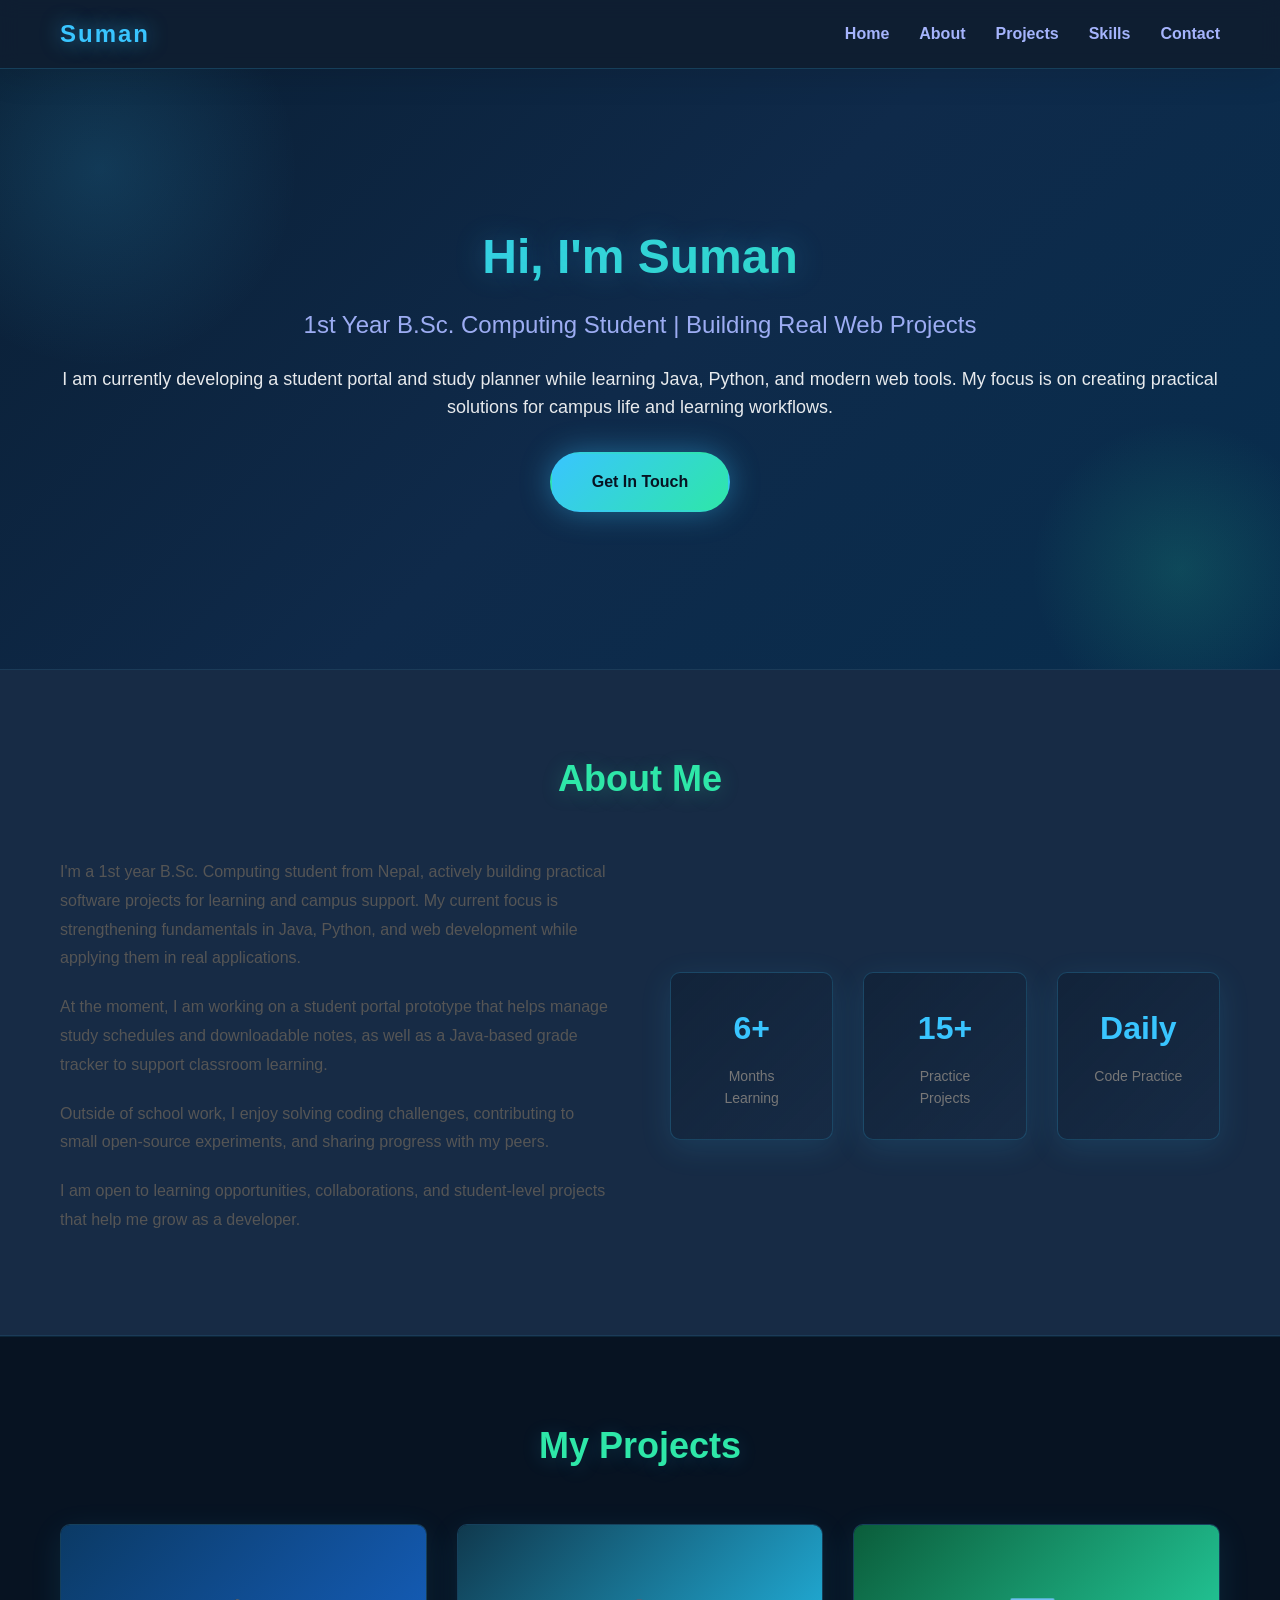
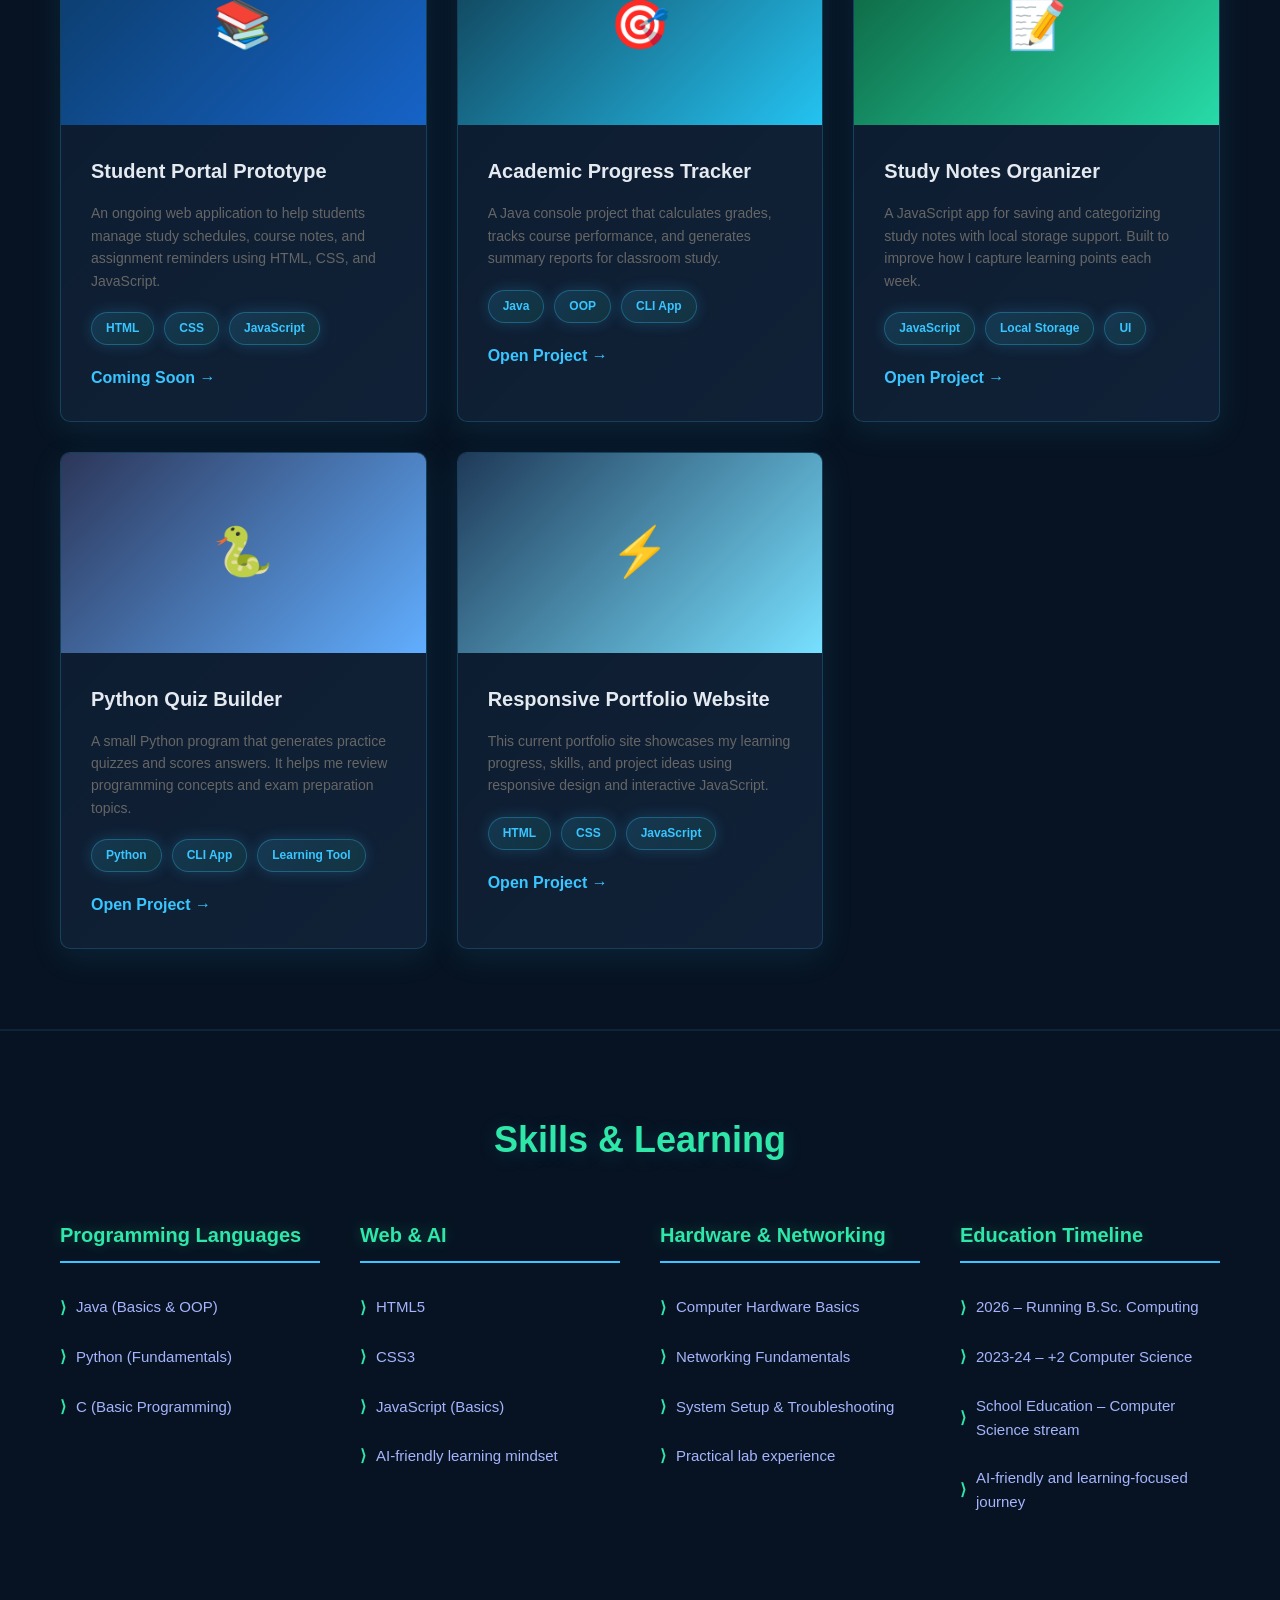
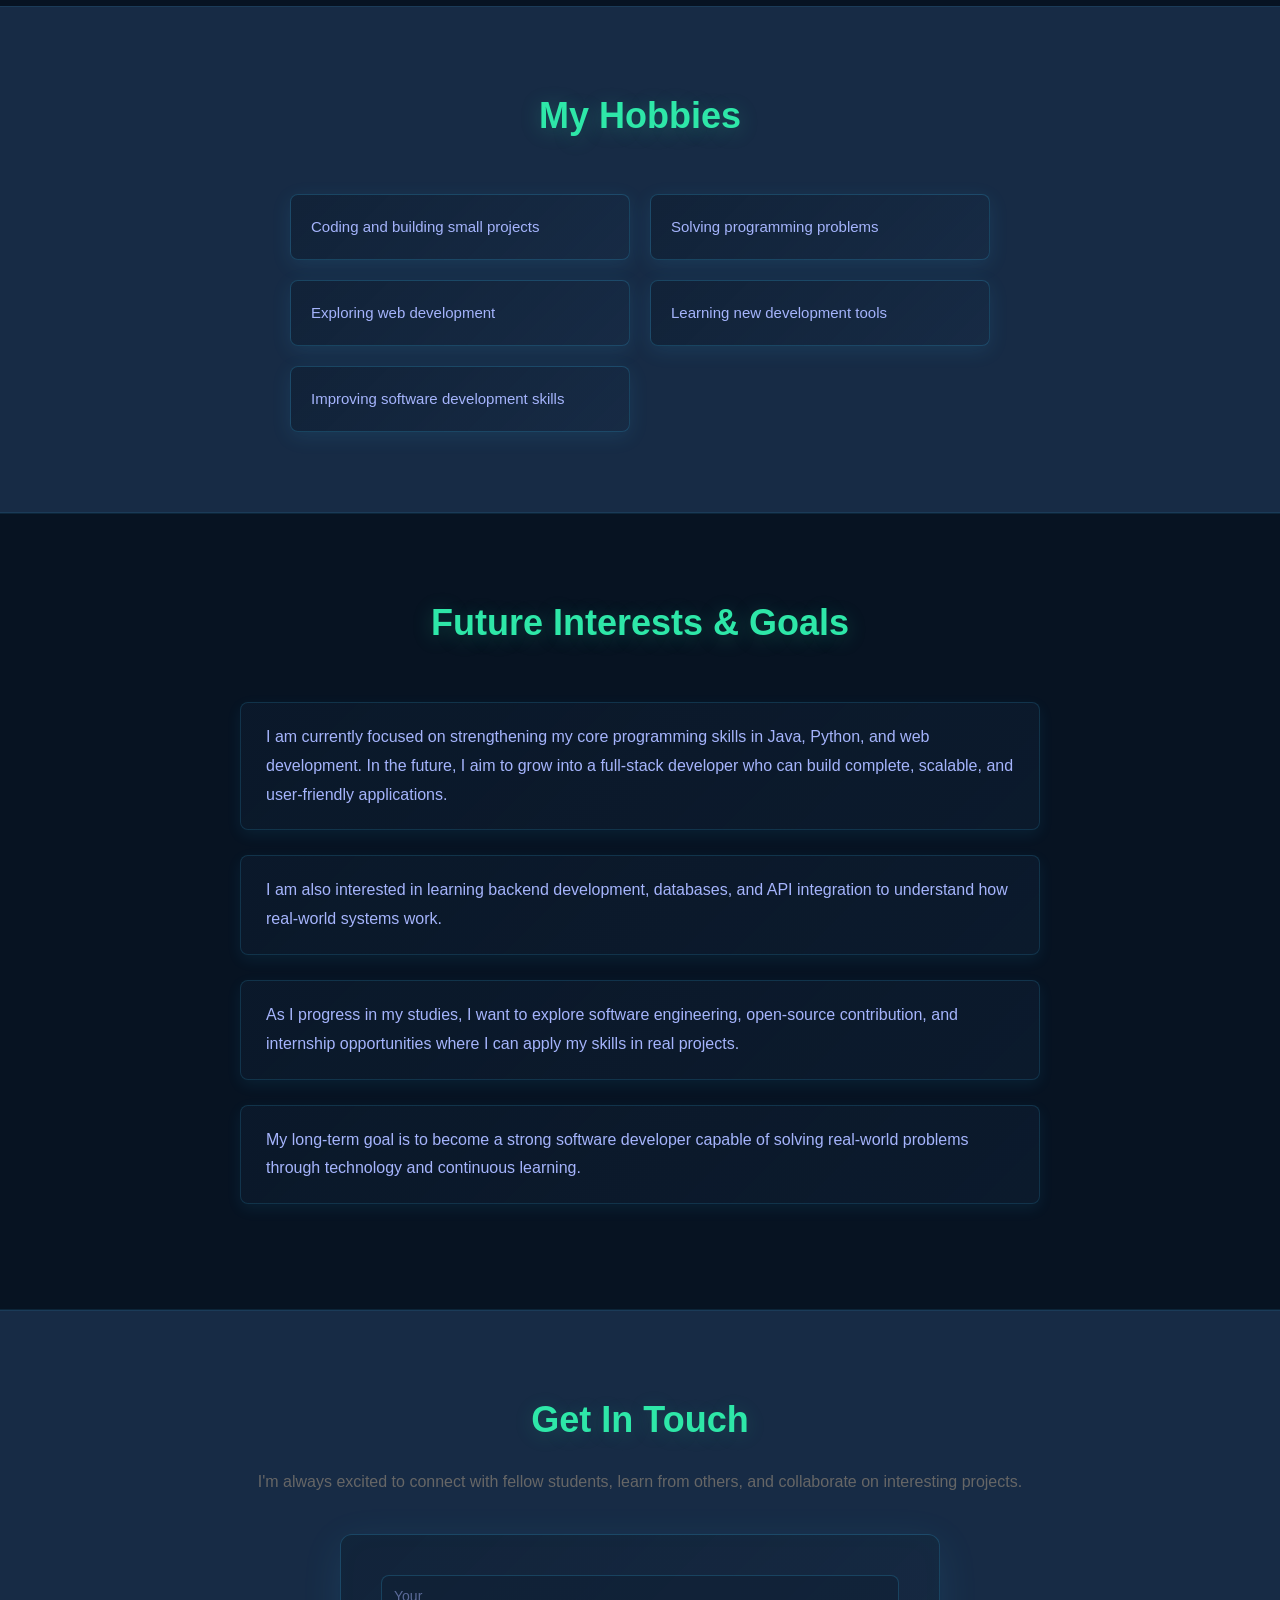
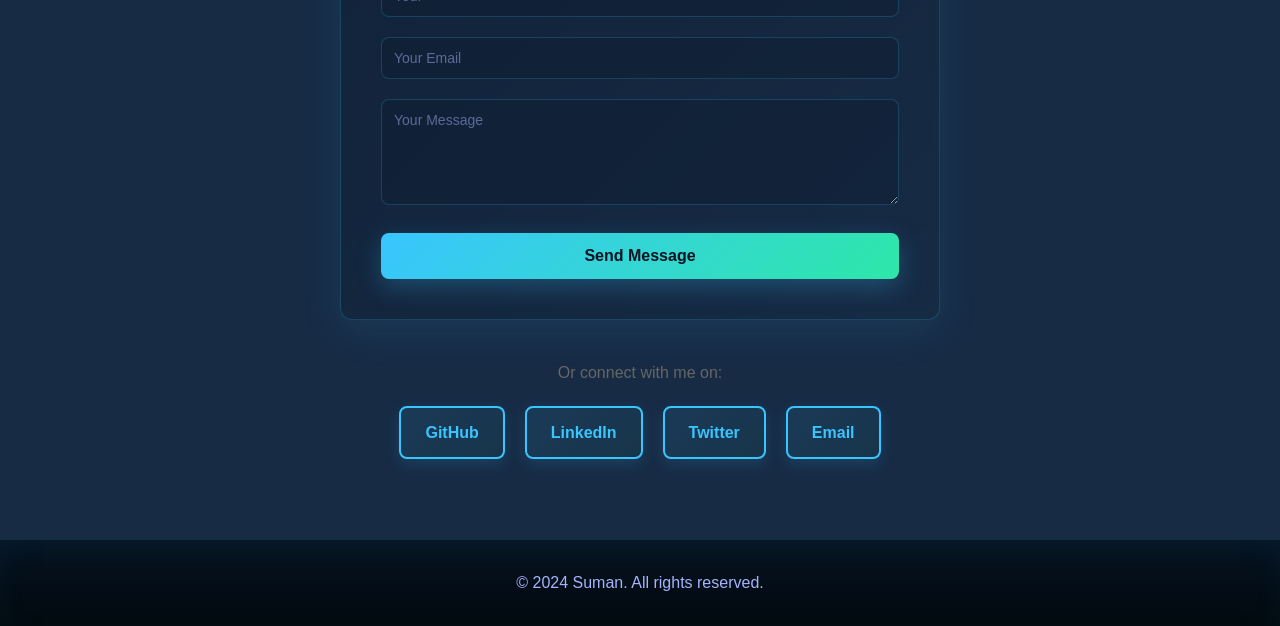
<file: index.html>
<!DOCTYPE html>
<html lang="en">
<head>
    <meta name="keywords" content="Suman, student developer, Nepal, web developer, Java, Python, portfolio">
    <meta name="author" content="Suman Kapri">
    <meta charset="UTF-8">
    <meta name="viewport" content="width=device-width, initial-scale=1.0">
    <meta name="description" content="Suman's Portfolio - 1st Year Computing Student passionate about learning Java, Python, and web development">
    <title>Suman | Portfolio</title>
    <link rel="stylesheet" href="style.css">
</head>
<body>
    <!-- Navigation Bar -->
    <nav class="navbar">
        <div class="container">
            <div class="logo">Suman</div>
            <ul class="nav-links">
                <li><a href="#home">Home</a></li>
                <li><a href="#about">About</a></li>
                <li><a href="#projects">Projects</a></li>
                <li><a href="#skills">Skills</a></li>
                <li><a href="#contact">Contact</a></li>
            </ul>
            <div class="hamburger">
                <span></span>
                <span></span>
                <span></span>
            </div>
        </div>
    </nav>

    <!-- Hero Section -->
    <section id="home" class="hero">
        <div class="container">
            <div class="hero-content">
                <h1 class="hero-title">Hi, I'm Suman</h1>
                <p class="hero-subtitle">1st Year B.Sc. Computing Student | Building Real Web Projects</p>
                <p class="hero-description">I am currently developing a student portal and study planner while learning Java, Python, and modern web tools. My focus is on creating practical solutions for campus life and learning workflows.</p>
                <a href="#contact" class="cta-button">Get In Touch</a>
            </div>
        </div>
    </section>

    <!-- About Section -->
    <section id="about" class="about">
        <div class="container">
            <h2>About Me</h2>
            <div class="about-content">
                <div class="about-text">
                    <p>I'm a 1st year B.Sc. Computing student from Nepal, actively building practical software projects for learning and campus support. My current focus is strengthening fundamentals in Java, Python, and web development while applying them in real applications.</p>
                    <p>At the moment, I am working on a student portal prototype that helps manage study schedules and downloadable notes, as well as a Java-based grade tracker to support classroom learning.</p>
                    <p>Outside of school work, I enjoy solving coding challenges, contributing to small open-source experiments, and sharing progress with my peers.</p>
                    <p>I am open to learning opportunities, collaborations, and student-level projects that help me grow as a developer.</p>
                </div>
                <div class="about-stats">
                    <div class="stat">
                        <h3>6+</h3>
                        <p>Months Learning</p>
                    </div>
                    <div class="stat">
                        <h3>15+</h3>
                        <p>Practice Projects</p>
                    </div>
                    <div class="stat">
                        <h3>Daily</h3>
                        <p>Code Practice</p>
                    </div>
                </div>
            </div>
        </div>
    </section>

    <!-- Projects Section -->
    <section id="projects" class="projects">
        <div class="container">
            <h2>My Projects</h2>
            <div class="projects-grid">
                <div class="project-card">
                    <div class="project-image" style="background: linear-gradient(135deg, #0b3a65 0%, #1663c7 100%);">
                        <span class="project-icon">📚</span>
                    </div>
                    <div class="project-info">
                        <h3>Student Portal Prototype</h3>
                        <p>An ongoing web application to help students manage study schedules, course notes, and assignment reminders using HTML, CSS, and JavaScript.</p>
                        <div class="project-tags">
                            <span class="tag">HTML</span>
                            <span class="tag">CSS</span>
                            <span class="tag">JavaScript</span>
                        </div>
                        <a href="#" class="project-link">Coming Soon →</a>
                    </div>
                </div>

                <div class="project-card">
                    <div class="project-image" style="background: linear-gradient(135deg, #10394e 0%, #24c3f1 100%);">
                        <span class="project-icon">🎯</span>
                    </div>
                    <div class="project-info">
                        <h3>Academic Progress Tracker</h3>
                        <p>A Java console project that calculates grades, tracks course performance, and generates summary reports for classroom study.</p>
                        <div class="project-tags">
                            <span class="tag">Java</span>
                            <span class="tag">OOP</span>
                            <span class="tag">CLI App</span>
                        </div>
                        <a href="academic-tracker.html" class="project-link">Open Project →</a>
                    </div>
                </div>

                <div class="project-card">
                    <div class="project-image" style="background: linear-gradient(135deg, #0b5d3b 0%, #27dba8 100%);">
                        <span class="project-icon">📝</span>
                    </div>
                    <div class="project-info">
                        <h3>Study Notes Organizer</h3>
                        <p>A JavaScript app for saving and categorizing study notes with local storage support. Built to improve how I capture learning points each week.</p>
                        <div class="project-tags">
                            <span class="tag">JavaScript</span>
                            <span class="tag">Local Storage</span>
                            <span class="tag">UI</span>
                        </div>
                        <a href="notes-organizer.html" class="project-link">Open Project →</a>
                    </div>
                </div>

                <div class="project-card">
                    <div class="project-image" style="background: linear-gradient(135deg, #2c3659 0%, #61aeff 100%);">
                        <span class="project-icon">🐍</span>
                    </div>
                    <div class="project-info">
                        <h3>Python Quiz Builder</h3>
                        <p>A small Python program that generates practice quizzes and scores answers. It helps me review programming concepts and exam preparation topics.</p>
                        <div class="project-tags">
                            <span class="tag">Python</span>
                            <span class="tag">CLI App</span>
                            <span class="tag">Learning Tool</span>
                        </div>
                        <a href="python-quiz-builder.html" class="project-link">Open Project →</a>
                    </div>
                </div>

                <div class="project-card">
                    <div class="project-image" style="background: linear-gradient(135deg, #1f3958 0%, #78e0ff 100%);">
                        <span class="project-icon">⚡</span>
                    </div>
                    <div class="project-info">
                        <h3>Responsive Portfolio Website</h3>
                        <p>This current portfolio site showcases my learning progress, skills, and project ideas using responsive design and interactive JavaScript.</p>
                        <div class="project-tags">
                            <span class="tag">HTML</span>
                            <span class="tag">CSS</span>
                            <span class="tag">JavaScript</span>
                        </div>
                        <a href="portfolio-website.html" class="project-link">Open Project →</a>
                    </div>
                </div>
            </div>
        </div>
    </section>

    <!-- Skills Section -->
    <section id="skills" class="skills">
        <div class="container">
            <h2>Skills & Learning</h2>
            <div class="skills-grid">
                <div class="skill-category">
                    <h3>Programming Languages</h3>
                    <ul class="skill-list">
                        <li>Java (Basics & OOP)</li>
                        <li>Python (Fundamentals)</li>
                        <li>C (Basic Programming)</li>
                    </ul>
                </div>
                <div class="skill-category">
                    <h3>Web & AI</h3>
                    <ul class="skill-list">
                        <li>HTML5</li>
                        <li>CSS3</li>
                        <li>JavaScript (Basics)</li>
                        <li>AI-friendly learning mindset</li>
                    </ul>
                </div>
                <div class="skill-category">
                    <h3>Hardware & Networking</h3>
                    <ul class="skill-list">
                        <li>Computer Hardware Basics</li>
                        <li>Networking Fundamentals</li>
                        <li>System Setup & Troubleshooting</li>
                        <li>Practical lab experience</li>
                    </ul>
                </div>
                <div class="skill-category">
                    <h3>Education Timeline</h3>
                    <ul class="skill-list">
                        <li>2026 – Running B.Sc. Computing</li>
                        <li>2023-24 – +2 Computer Science</li>
                        <li>School Education – Computer Science stream</li>
                        <li>AI-friendly and learning-focused journey</li>
                    </ul>
                </div>
            </div>
        </div>
    </section>

    <!-- Hobbies Section -->
    <section id="hobbies" class="hobbies">
        <div class="container">
            <h2>My Hobbies</h2>
            <div class="hobbies-content">
                <ul class="hobbies-list">
                    <li>Coding and building small projects</li>
                    <li>Solving programming problems</li>
                    <li>Exploring web development</li>
                    <li>Learning new development tools</li>
                    <li>Improving software development skills</li>
                </ul>
            </div>
        </div>
    </section>

    <!-- Future Interests Section -->
    <section id="interests" class="interests">
        <div class="container">
            <h2>Future Interests & Goals</h2>
            <div class="interests-content">
                <p>I am currently focused on strengthening my core programming skills in Java, Python, and web development. In the future, I aim to grow into a full-stack developer who can build complete, scalable, and user-friendly applications.</p>
                <p>I am also interested in learning backend development, databases, and API integration to understand how real-world systems work.</p>
                <p>As I progress in my studies, I want to explore software engineering, open-source contribution, and internship opportunities where I can apply my skills in real projects.</p>
                <p>My long-term goal is to become a strong software developer capable of solving real-world problems through technology and continuous learning.</p>
            </div>
        </div>
    </section>

    <!-- Contact Section -->
    <section id="contact" class="contact">
        <div class="container">
            <h2>Get In Touch</h2>
            <p class="contact-intro">I'm always excited to connect with fellow students, learn from others, and collaborate on interesting projects.</p>
            <form class="contact-form" id="contactForm">
                <div class="form-group">
                    <input type="text" id="name" placeholder="Your" required aria-label="Name">
                </div>
                <div class="form-group">
                    <input type="email" id="email" placeholder="Your Email" required>
                </div>
                <div class="form-group">
                    <textarea id="message" placeholder="Your Message" rows="5" required></textarea>
                </div>
                <button type="submit" class="submit-button">Send Message</button>
            </form>
            <div class="social-links">
                <p>Or connect with me on:</p>
                <div class="socials">
                    <a href="#" class="social-icon" title="GitHub">GitHub</a>
                    <a href="#" class="social-icon" title="LinkedIn">LinkedIn</a>
                    <a href="#" class="social-icon" title="Twitter">Twitter</a>
                    <a href="#" class="social-icon" title="Email">Email</a>
                </div>
            </div>
        </div>
    </section>

    <!-- Footer -->
    <footer class="footer">
        <div class="container">
            <p>&copy; 2024 Suman. All rights reserved.</p>
        </div>
    </footer>

    <script src="script.js"></script>
</body>
</html>
</file>
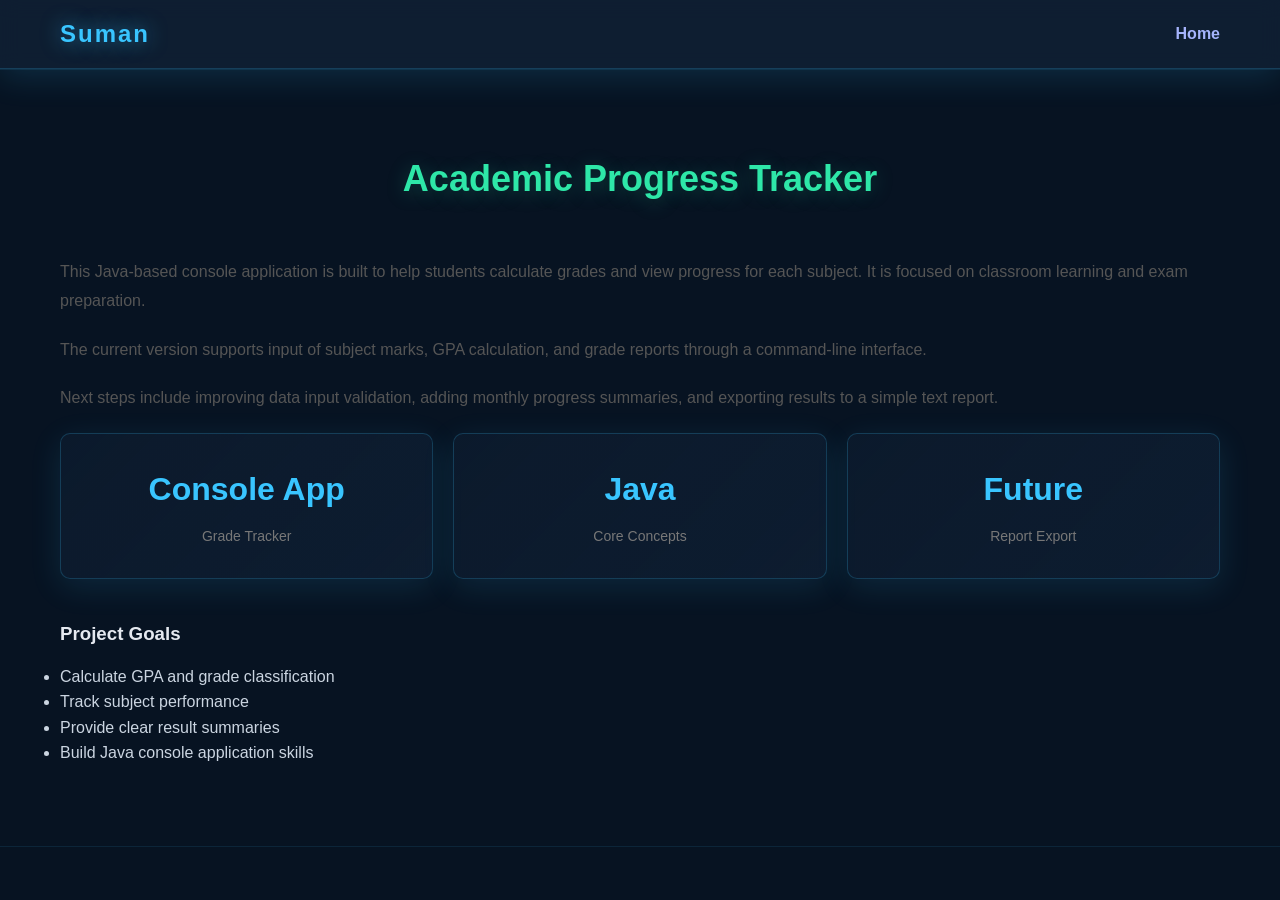
<file: academic-tracker.html>
<!DOCTYPE html>
<html lang="en">
<head>
    <meta charset="UTF-8">
    <meta name="viewport" content="width=device-width, initial-scale=1.0">
    <title>Academic Progress Tracker | Suman</title>
    <link rel="stylesheet" href="style.css">
</head>
<body>
    <nav class="navbar">
        <div class="container">
            <div class="logo">Suman</div>
            <ul class="nav-links">
                <li><a href="index.html">Home</a></li>
            </ul>
        </div>
    </nav>

    <section class="about" style="padding: 80px 20px; background: var(--dark-bg);">
        <div class="container">
            <h2>Academic Progress Tracker</h2>
            <div class="about-content" style="display: block; gap: 30px;">
                <div class="about-text">
                    <p>This Java-based console application is built to help students calculate grades and view progress for each subject. It is focused on classroom learning and exam preparation.</p>
                    <p>The current version supports input of subject marks, GPA calculation, and grade reports through a command-line interface.</p>
                    <p>Next steps include improving data input validation, adding monthly progress summaries, and exporting results to a simple text report.</p>
                </div>
                <div class="about-stats" style="display: grid; grid-template-columns: repeat(auto-fit, minmax(220px, 1fr)); gap: 20px;">
                    <div class="stat">
                        <h3>Console App</h3>
                        <p>Grade Tracker</p>
                    </div>
                    <div class="stat">
                        <h3>Java</h3>
                        <p>Core Concepts</p>
                    </div>
                    <div class="stat">
                        <h3>Future</h3>
                        <p>Report Export</p>
                    </div>
                </div>
            </div>
            <div style="margin-top: 40px;">
                <h3>Project Goals</h3>
                <ul style="color: #cbd5e1; margin-top: 15px;">
                    <li>Calculate GPA and grade classification</li>
                    <li>Track subject performance</li>
                    <li>Provide clear result summaries</li>
                    <li>Build Java console application skills</li>
                </ul>
            </div>
        </div>
    </section>
</body>
</html>
</file>
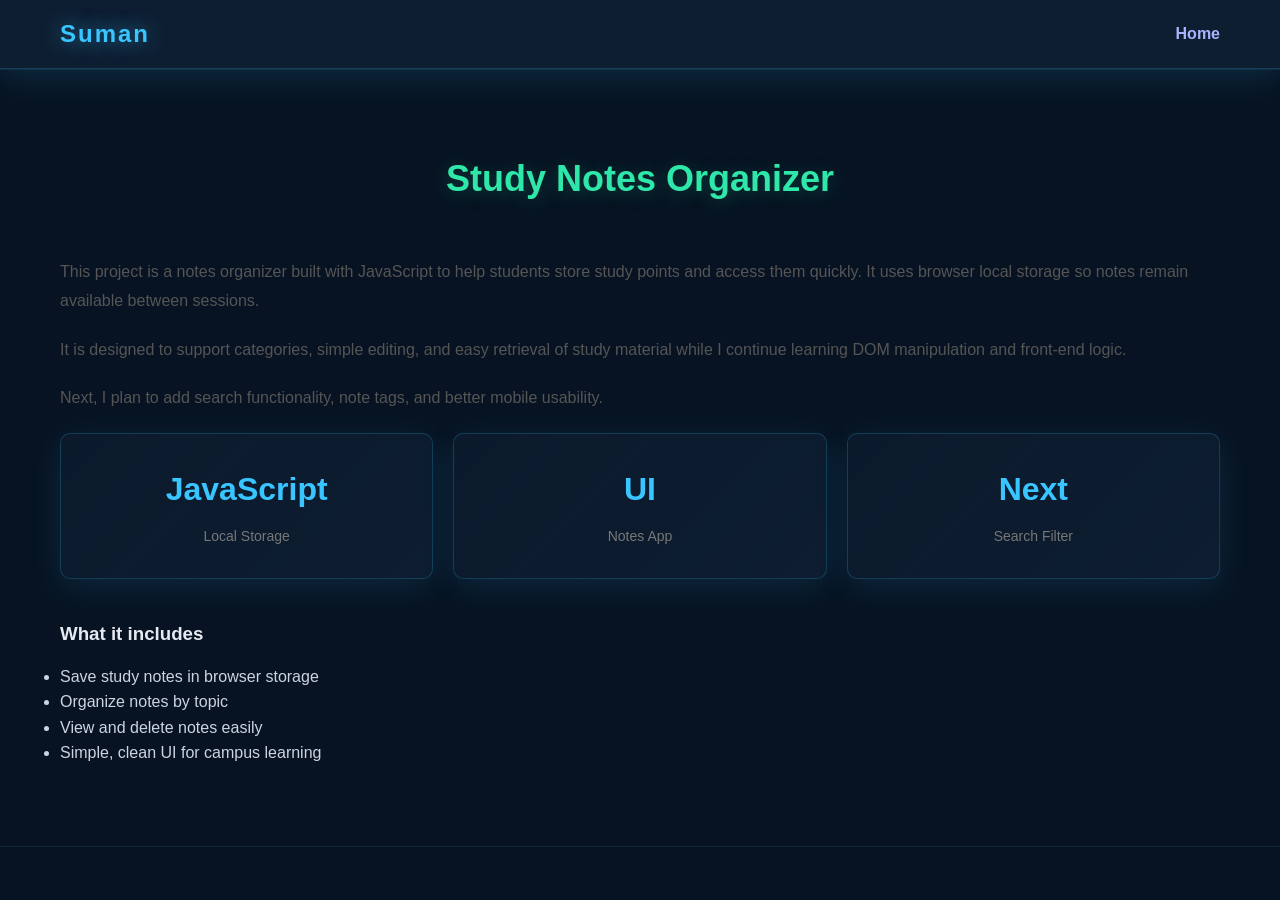
<file: notes-organizer.html>
<!DOCTYPE html>
<html lang="en">
<head>
    <meta charset="UTF-8">
    <meta name="viewport" content="width=device-width, initial-scale=1.0">
    <title>Study Notes Organizer | Suman</title>
    <link rel="stylesheet" href="style.css">
</head>
<body>
    <nav class="navbar">
        <div class="container">
            <div class="logo">Suman</div>
            <ul class="nav-links">
                <li><a href="index.html">Home</a></li>
            </ul>
        </div>
    </nav>

    <section class="about" style="padding: 80px 20px; background: var(--dark-bg);">
        <div class="container">
            <h2>Study Notes Organizer</h2>
            <div class="about-content" style="display: block; gap: 30px;">
                <div class="about-text">
                    <p>This project is a notes organizer built with JavaScript to help students store study points and access them quickly. It uses browser local storage so notes remain available between sessions.</p>
                    <p>It is designed to support categories, simple editing, and easy retrieval of study material while I continue learning DOM manipulation and front-end logic.</p>
                    <p>Next, I plan to add search functionality, note tags, and better mobile usability.</p>
                </div>
                <div class="about-stats" style="display: grid; grid-template-columns: repeat(auto-fit, minmax(220px, 1fr)); gap: 20px;">
                    <div class="stat">
                        <h3>JavaScript</h3>
                        <p>Local Storage</p>
                    </div>
                    <div class="stat">
                        <h3>UI</h3>
                        <p>Notes App</p>
                    </div>
                    <div class="stat">
                        <h3>Next</h3>
                        <p>Search Filter</p>
                    </div>
                </div>
            </div>
            <div style="margin-top: 40px;">
                <h3>What it includes</h3>
                <ul style="color: #cbd5e1; margin-top: 15px;">
                    <li>Save study notes in browser storage</li>
                    <li>Organize notes by topic</li>
                    <li>View and delete notes easily</li>
                    <li>Simple, clean UI for campus learning</li>
                </ul>
            </div>
        </div>
    </section>
</body>
</html>
</file>
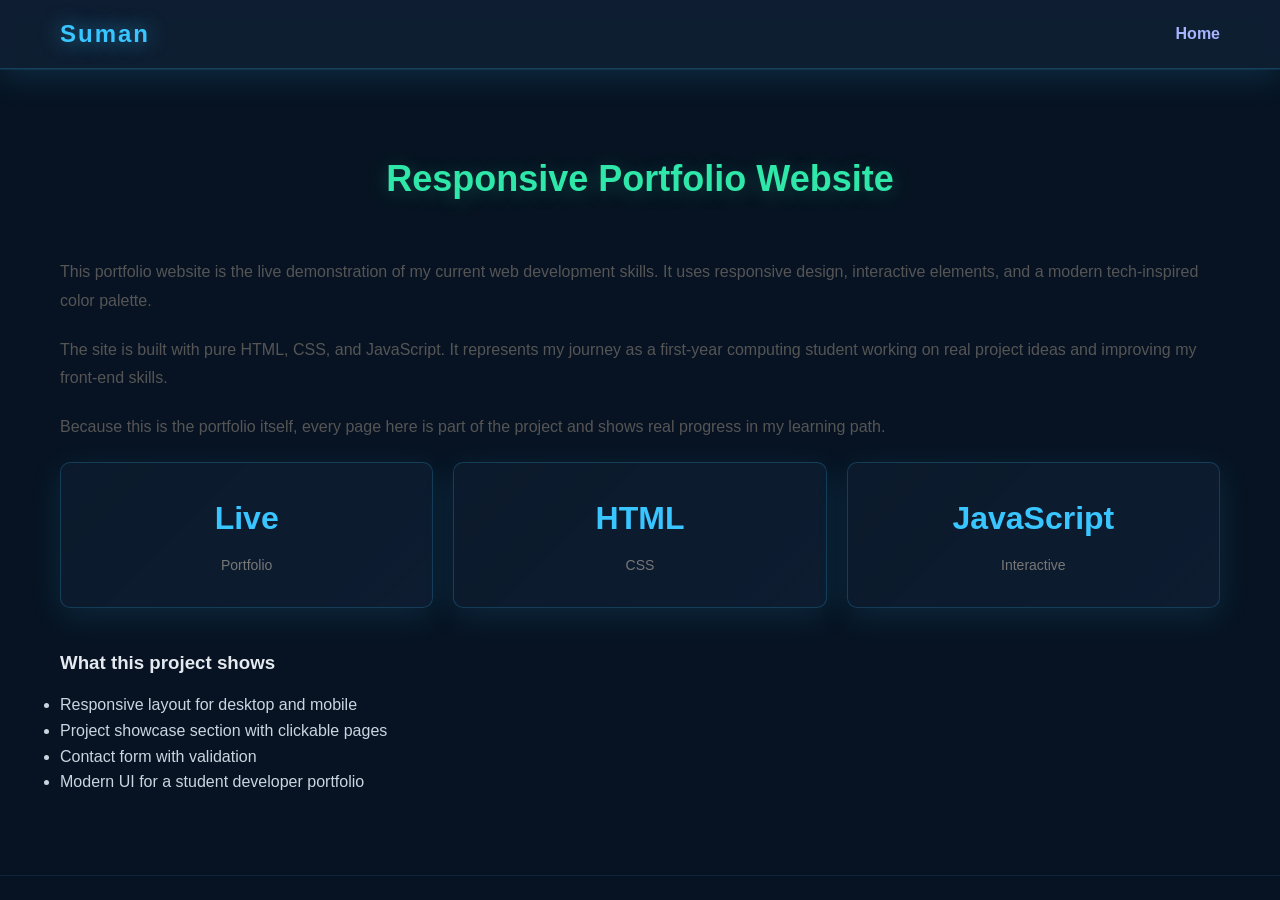
<file: portfolio-website.html>
<!DOCTYPE html>
<html lang="en">
<head>
    <meta charset="UTF-8">
    <meta name="viewport" content="width=device-width, initial-scale=1.0">
    <title>Portfolio Website | Suman</title>
    <link rel="stylesheet" href="style.css">
</head>
<body>
    <nav class="navbar">
        <div class="container">
            <div class="logo">Suman</div>
            <ul class="nav-links">
                <li><a href="index.html">Home</a></li>
            </ul>
        </div>
    </nav>

    <section class="about" style="padding: 80px 20px; background: var(--dark-bg);">
        <div class="container">
            <h2>Responsive Portfolio Website</h2>
            <div class="about-content" style="display: block; gap: 30px;">
                <div class="about-text">
                    <p>This portfolio website is the live demonstration of my current web development skills. It uses responsive design, interactive elements, and a modern tech-inspired color palette.</p>
                    <p>The site is built with pure HTML, CSS, and JavaScript. It represents my journey as a first-year computing student working on real project ideas and improving my front-end skills.</p>
                    <p>Because this is the portfolio itself, every page here is part of the project and shows real progress in my learning path.</p>
                </div>
                <div class="about-stats" style="display: grid; grid-template-columns: repeat(auto-fit, minmax(220px, 1fr)); gap: 20px;">
                    <div class="stat">
                        <h3>Live</h3>
                        <p>Portfolio</p>
                    </div>
                    <div class="stat">
                        <h3>HTML</h3>
                        <p>CSS</p>
                    </div>
                    <div class="stat">
                        <h3>JavaScript</h3>
                        <p>Interactive</p>
                    </div>
                </div>
            </div>
            <div style="margin-top: 40px;">
                <h3>What this project shows</h3>
                <ul style="color: #cbd5e1; margin-top: 15px;">
                    <li>Responsive layout for desktop and mobile</li>
                    <li>Project showcase section with clickable pages</li>
                    <li>Contact form with validation</li>
                    <li>Modern UI for a student developer portfolio</li>
                </ul>
            </div>
        </div>
    </section>
</body>
</html>
</file>
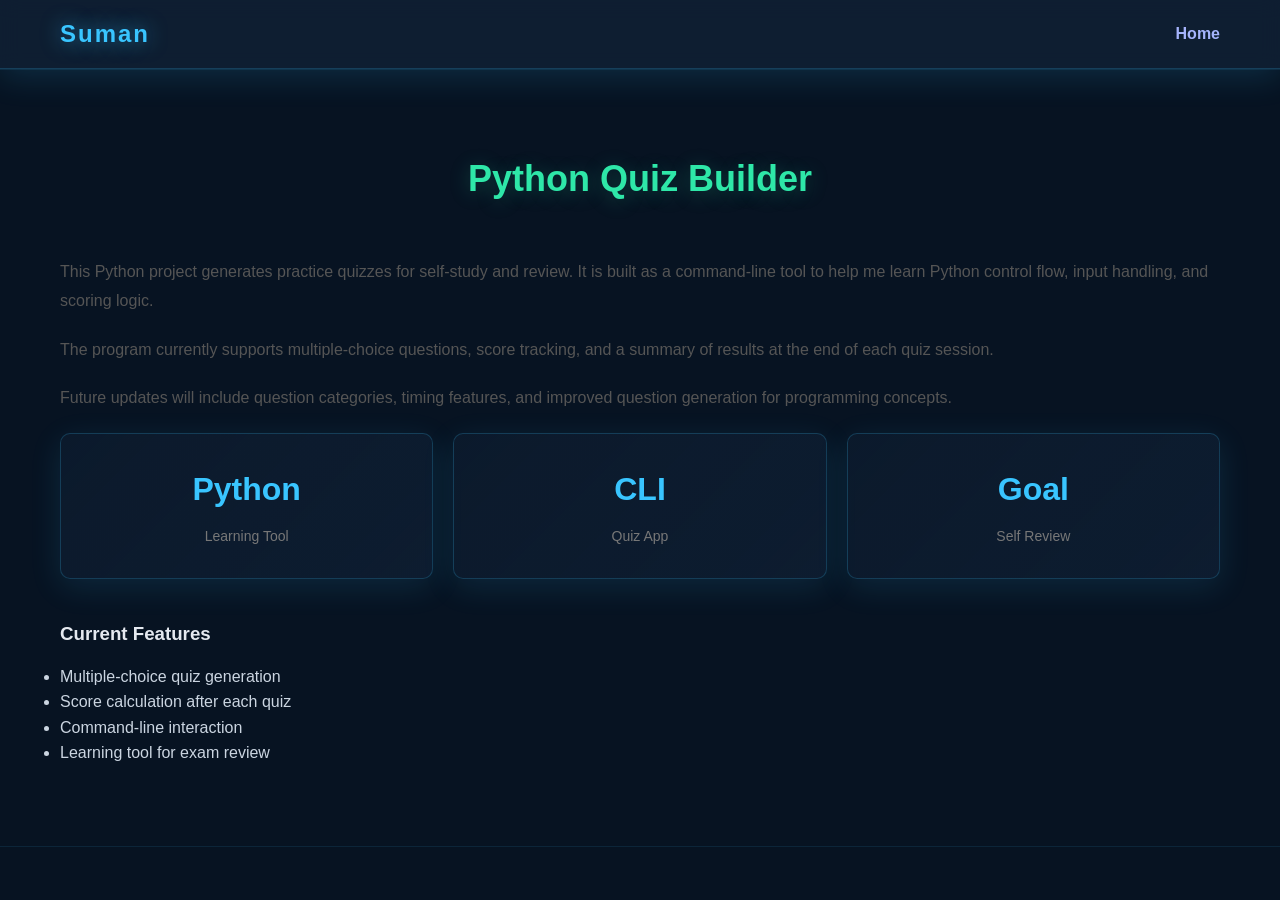
<file: python-quiz-builder.html>
<!DOCTYPE html>
<html lang="en">
<head>
    <meta charset="UTF-8">
    <meta name="viewport" content="width=device-width, initial-scale=1.0">
    <title>Python Quiz Builder | Suman</title>
    <link rel="stylesheet" href="style.css">
</head>
<body>
    <nav class="navbar">
        <div class="container">
            <div class="logo">Suman</div>
            <ul class="nav-links">
                <li><a href="index.html">Home</a></li>
            </ul>
        </div>
    </nav>

    <section class="about" style="padding: 80px 20px; background: var(--dark-bg);">
        <div class="container">
            <h2>Python Quiz Builder</h2>
            <div class="about-content" style="display: block; gap: 30px;">
                <div class="about-text">
                    <p>This Python project generates practice quizzes for self-study and review. It is built as a command-line tool to help me learn Python control flow, input handling, and scoring logic.</p>
                    <p>The program currently supports multiple-choice questions, score tracking, and a summary of results at the end of each quiz session.</p>
                    <p>Future updates will include question categories, timing features, and improved question generation for programming concepts.</p>
                </div>
                <div class="about-stats" style="display: grid; grid-template-columns: repeat(auto-fit, minmax(220px, 1fr)); gap: 20px;">
                    <div class="stat">
                        <h3>Python</h3>
                        <p>Learning Tool</p>
                    </div>
                    <div class="stat">
                        <h3>CLI</h3>
                        <p>Quiz App</p>
                    </div>
                    <div class="stat">
                        <h3>Goal</h3>
                        <p>Self Review</p>
                    </div>
                </div>
            </div>
            <div style="margin-top: 40px;">
                <h3>Current Features</h3>
                <ul style="color: #cbd5e1; margin-top: 15px;">
                    <li>Multiple-choice quiz generation</li>
                    <li>Score calculation after each quiz</li>
                    <li>Command-line interaction</li>
                    <li>Learning tool for exam review</li>
                </ul>
            </div>
        </div>
    </section>
</body>
</html>
</file>
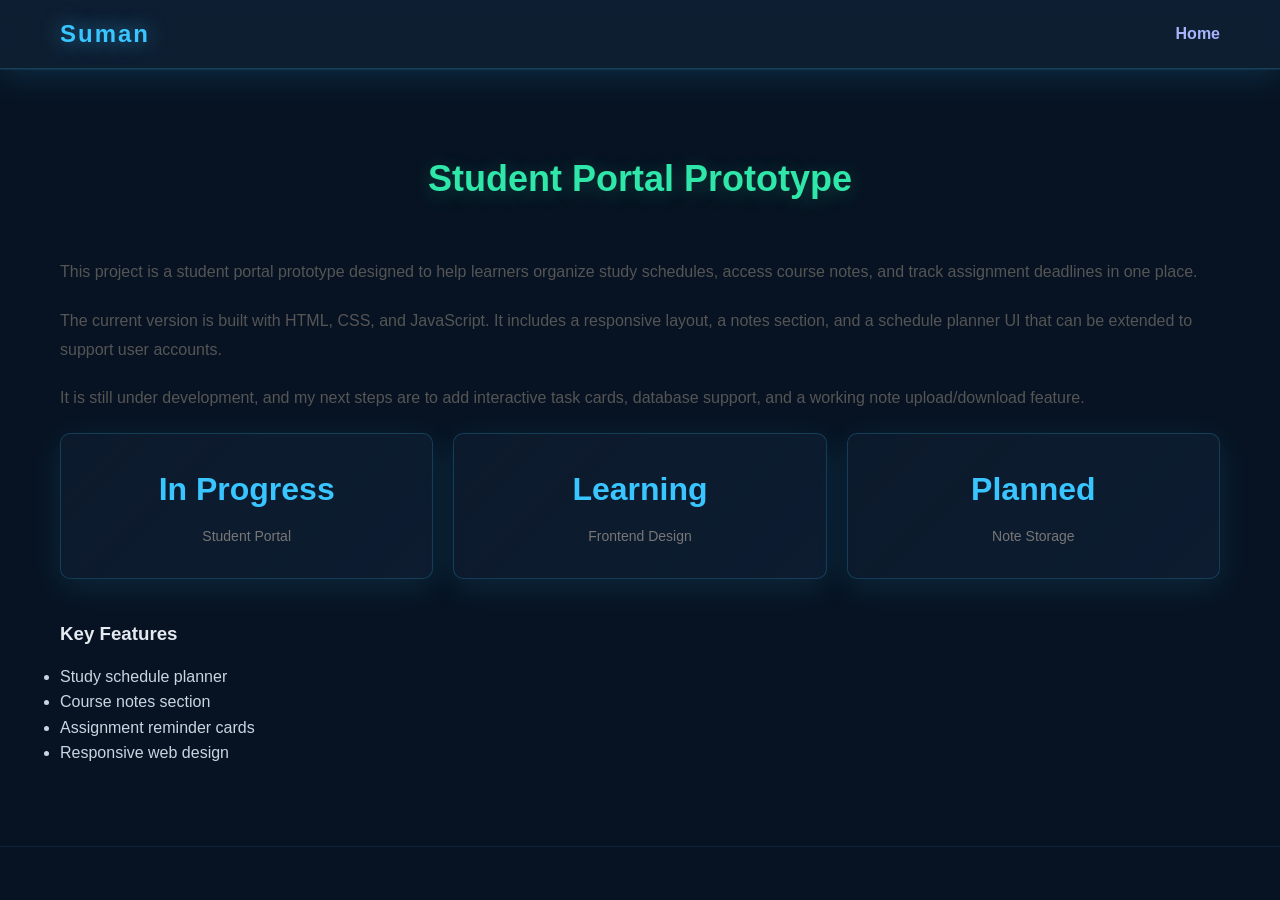
<file: student-portal.html>
<!DOCTYPE html>
<html lang="en">
<head>
    <meta charset="UTF-8">
    <meta name="viewport" content="width=device-width, initial-scale=1.0">
    <title>Student Portal Prototype | Suman</title>
    <link rel="stylesheet" href="style.css">
</head>
<body>
    <nav class="navbar">
        <div class="container">
            <div class="logo">Suman</div>
            <ul class="nav-links">
                <li><a href="index.html">Home</a></li>
            </ul>
        </div>
    </nav>

    <section class="about" style="padding: 80px 20px; background: var(--dark-bg);">
        <div class="container">
            <h2>Student Portal Prototype</h2>
            <div class="about-content" style="display: block; gap: 30px;">
                <div class="about-text">
                    <p>This project is a student portal prototype designed to help learners organize study schedules, access course notes, and track assignment deadlines in one place.</p>
                    <p>The current version is built with HTML, CSS, and JavaScript. It includes a responsive layout, a notes section, and a schedule planner UI that can be extended to support user accounts.</p>
                    <p>It is still under development, and my next steps are to add interactive task cards, database support, and a working note upload/download feature.</p>
                </div>
                <div class="about-stats" style="display: grid; grid-template-columns: repeat(auto-fit, minmax(220px, 1fr)); gap: 20px;">
                    <div class="stat">
                        <h3>In Progress</h3>
                        <p>Student Portal</p>
                    </div>
                    <div class="stat">
                        <h3>Learning</h3>
                        <p>Frontend Design</p>
                    </div>
                    <div class="stat">
                        <h3>Planned</h3>
                        <p>Note Storage</p>
                    </div>
                </div>
            </div>
            <div style="margin-top: 40px;">
                <h3>Key Features</h3>
                <ul style="color: #cbd5e1; margin-top: 15px;">
                    <li>Study schedule planner</li>
                    <li>Course notes section</li>
                    <li>Assignment reminder cards</li>
                    <li>Responsive web design</li>
                </ul>
            </div>
        </div>
    </section>
</body>
</html>
</file>
<file: style.css>
* {
    margin: 0;
    padding: 0;
    box-sizing: border-box;
}

:root {
    --primary-color: #39c5ff;
    --secondary-color: #2ee7a8;
    --text-color: #e5e9f0;
    --light-text: #a5b4fc;
    --dark-bg: #071322;
    --surface: #0f1f33;
    --surface-soft: #172b45;
    --white: #ffffff;
    --shadow: 0 20px 50px rgba(0, 0, 0, 0.25);
    --transition: all 0.3s ease;
}

html {
    scroll-behavior: smooth;
}

body {
    font-family: 'Segoe UI', Tahoma, Geneva, Verdana, sans-serif;
    color: var(--text-color);
    line-height: 1.6;
    background-color: var(--dark-bg);
}

.container {
    max-width: 1200px;
    margin: 0 auto;
    padding: 0 20px;
}

/* Navigation Bar */
.navbar {
    background: rgba(15, 31, 51, 0.95);
    backdrop-filter: blur(10px);
    box-shadow: 0 8px 32px rgba(57, 197, 255, 0.15);
    position: sticky;
    top: 0;
    z-index: 1000;
    border-bottom: 1px solid rgba(57, 197, 255, 0.2);
}

.navbar .container {
    display: flex;
    justify-content: space-between;
    align-items: center;
    padding: 15px 20px;
}

.logo {
    font-size: 24px;
    font-weight: bold;
    color: var(--primary-color);
    text-shadow: 0 0 20px rgba(57, 197, 255, 0.6);
    letter-spacing: 2px;
}

.nav-links {
    display: flex;
    list-style: none;
    gap: 30px;
}

.nav-links a {
    text-decoration: none;
    color: var(--light-text);
    font-weight: 600;
    transition: var(--transition);
    position: relative;
    padding: 8px 0;
}

.nav-links a::after {
    content: '';
    position: absolute;
    width: 0;
    height: 2px;
    bottom: 0;
    left: 0;
    background: linear-gradient(90deg, var(--primary-color), var(--secondary-color));
    transition: width 0.4s ease;
}

.nav-links a:hover::after {
    width: 100%;
}

.nav-links a:hover {
    color: var(--primary-color);
    text-shadow: 0 0 10px rgba(57, 197, 255, 0.5);
}

.hamburger {
    display: none;
    flex-direction: column;
    cursor: pointer;
}

.hamburger span {
    width: 25px;
    height: 3px;
    background: var(--text-color);
    margin: 5px 0;
    border-radius: 3px;
    transition: var(--transition);
}

/* Hero Section */
.hero {
    background: linear-gradient(135deg, #0a1f35 0%, #0f2a4a 50%, #072d4d 100%);
    color: var(--white);
    padding: 150px 20px;
    text-align: center;
    min-height: 600px;
    display: flex;
    align-items: center;
    position: relative;
    overflow: hidden;
}

.hero::before {
    content: '';
    position: absolute;
    width: 400px;
    height: 400px;
    background: radial-gradient(circle, rgba(57, 197, 255, 0.15) 0%, transparent 70%);
    border-radius: 50%;
    top: -100px;
    left: -100px;
    animation: float 6s ease-in-out infinite;
}

.hero::after {
    content: '';
    position: absolute;
    width: 300px;
    height: 300px;
    background: radial-gradient(circle, rgba(46, 231, 168, 0.15) 0%, transparent 70%);
    border-radius: 50%;
    bottom: -50px;
    right: -50px;
    animation: float 8s ease-in-out infinite reverse;
}

.hero-content {
    animation: fadeInUp 1s ease;
    position: relative;
    z-index: 1;
}

.hero-title {
    font-size: 48px;
    margin-bottom: 10px;
    font-weight: 700;
    background: linear-gradient(135deg, #39c5ff 0%, #2ee7a8 100%);
    -webkit-background-clip: text;
    -webkit-text-fill-color: transparent;
    background-clip: text;
    text-shadow: 0 0 30px rgba(57, 197, 255, 0.3);
}

.hero-subtitle {
    font-size: 24px;
    margin-bottom: 20px;
    opacity: 0.95;
    color: var(--light-text);
}

.hero-description {
    font-size: 18px;
    margin-bottom: 30px;
    opacity: 0.9;
}

.cta-button {
    display: inline-block;
    padding: 15px 40px;
    background: linear-gradient(135deg, var(--primary-color) 0%, var(--secondary-color) 100%);
    color: var(--dark-bg);
    text-decoration: none;
    border-radius: 50px;
    font-weight: 700;
    transition: var(--transition);
    box-shadow: 0 0 30px rgba(57, 197, 255, 0.4);
    border: 2px solid transparent;
    position: relative;
    overflow: hidden;
}

.cta-button::before {
    content: '';
    position: absolute;
    top: 0;
    left: -100%;
    width: 100%;
    height: 100%;
    background: linear-gradient(90deg, transparent, rgba(255,255,255,0.2), transparent);
    transition: left 0.5s;
}

.cta-button:hover {
    transform: translateY(-5px);
    box-shadow: 0 10px 40px rgba(57, 197, 255, 0.6), 0 0 20px rgba(46, 231, 168, 0.3);
}

.cta-button:hover::before {
    left: 100%;
}

/* About Section */
.about {
    padding: 80px 20px;
    background: var(--surface-soft);
    border-top: 1px solid rgba(57, 197, 255, 0.1);
    border-bottom: 1px solid rgba(57, 197, 255, 0.1);
}

.about h2 {
    font-size: 36px;
    text-align: center;
    margin-bottom: 50px;
    color: var(--secondary-color);
    text-shadow: 0 3px 20px rgba(46, 231, 168, 0.25);
}

.about-content {
    display: grid;
    grid-template-columns: 1fr 1fr;
    gap: 60px;
    align-items: center;
}

.about-text p {
    font-size: 16px;
    margin-bottom: 20px;
    line-height: 1.8;
    color: #555;
}

.about-stats {
    display: grid;
    grid-template-columns: repeat(3, 1fr);
    gap: 30px;
}

.stat {
    text-align: center;
    padding: 30px;
    background: linear-gradient(135deg, rgba(15, 31, 51, 0.6) 0%, rgba(23, 43, 69, 0.4) 100%);
    border-radius: 10px;
    box-shadow: 0 8px 32px rgba(57, 197, 255, 0.12);
    border: 1px solid rgba(57, 197, 255, 0.2);
    transition: var(--transition);
    position: relative;
    overflow: hidden;
}

.stat::before {
    content: '';
    position: absolute;
    top: 0;
    left: 0;
    width: 100%;
    height: 100%;
    background: radial-gradient(circle at center, rgba(46, 231, 168, 0.1) 0%, transparent 70%);
    opacity: 0;
    transition: opacity 0.3s ease;
}

.stat:hover::before {
    opacity: 1;
}

.stat:hover {
    transform: translateY(-5px);
    box-shadow: 0 15px 50px rgba(57, 197, 255, 0.2), 0 0 30px rgba(46, 231, 168, 0.1);
    border-color: rgba(57, 197, 255, 0.4);
}

.stat h3 {
    font-size: 32px;
    color: var(--primary-color);
    margin-bottom: 10px;
}

.stat p {
    font-size: 14px;
    color: #777;
}

/* Projects Section */
.projects {
    padding: 80px 20px;
    background: var(--dark-bg);
    border-top: 1px solid rgba(57, 197, 255, 0.1);
    border-bottom: 1px solid rgba(57, 197, 255, 0.1);
}

.projects h2 {
    font-size: 36px;
    text-align: center;
    margin-bottom: 50px;
    color: var(--secondary-color);
    text-shadow: 0 3px 20px rgba(57, 197, 255, 0.18);
}

.projects-grid {
    display: grid;
    grid-template-columns: repeat(auto-fit, minmax(320px, 1fr));
    gap: 30px;
}

.project-card {
    background: linear-gradient(135deg, rgba(15, 31, 51, 0.8) 0%, rgba(23, 43, 69, 0.6) 100%);
    border-radius: 10px;
    overflow: hidden;
    box-shadow: 0 8px 32px rgba(57, 197, 255, 0.1);
    transition: var(--transition);
    border: 1px solid rgba(57, 197, 255, 0.2);
    position: relative;
}

.project-card::before {
    content: '';
    position: absolute;
    top: 0;
    left: -100%;
    width: 100%;
    height: 2px;
    background: linear-gradient(90deg, transparent, var(--primary-color), transparent);
    transition: left 0.6s ease;
}

.project-card:hover::before {
    left: 100%;
}

.project-card:hover {
    transform: translateY(-15px);
    box-shadow: 0 20px 60px rgba(57, 197, 255, 0.25), inset 0 0 30px rgba(46, 231, 168, 0.05);
    border-color: rgba(57, 197, 255, 0.4);
}

.project-image {
    height: 200px;
    display: flex;
    align-items: center;
    justify-content: center;
}

.project-icon {
    font-size: 48px;
}

.project-info {
    padding: 30px;
}

.project-info h3 {
    font-size: 20px;
    margin-bottom: 15px;
    color: var(--text-color);
}

.project-info p {
    color: #666;
    font-size: 14px;
    margin-bottom: 20px;
    line-height: 1.6;
}

.project-tags {
    display: flex;
    flex-wrap: wrap;
    gap: 10px;
    margin-bottom: 20px;
}

.tag {
    display: inline-block;
    padding: 6px 14px;
    background: linear-gradient(135deg, rgba(57, 197, 255, 0.15) 0%, rgba(46, 231, 168, 0.1) 100%);
    color: var(--primary-color);
    border-radius: 20px;
    font-size: 12px;
    font-weight: 700;
    border: 1px solid rgba(57, 197, 255, 0.3);
    transition: var(--transition);
    box-shadow: 0 0 15px rgba(57, 197, 255, 0.2);
}

.tag:hover {
    border-color: var(--primary-color);
    background: linear-gradient(135deg, rgba(57, 197, 255, 0.25) 0%, rgba(46, 231, 168, 0.2) 100%);
    box-shadow: 0 0 25px rgba(57, 197, 255, 0.4);
}

.project-link {
    color: var(--primary-color);
    text-decoration: none;
    font-weight: 700;
    transition: var(--transition);
    position: relative;
    display: inline-block;
}

.project-link::after {
    content: '';
    position: absolute;
    width: 0;
    height: 2px;
    bottom: -5px;
    left: 0;
    background: linear-gradient(90deg, var(--primary-color), var(--secondary-color));
    transition: width 0.4s ease;
}

.project-link:hover::after {
    width: 100%;
}

.project-link:hover {
    color: var(--secondary-color);
    text-shadow: 0 0 10px rgba(57, 197, 255, 0.5);
}

/* Skills Section */
.skills {
    padding: 80px 20px;
    background: var(--dark-bg);
    border-top: 1px solid rgba(57, 197, 255, 0.1);
}

.skills h2 {
    font-size: 36px;
    text-align: center;
    margin-bottom: 50px;
    color: var(--secondary-color);
    text-shadow: 0 3px 20px rgba(57, 197, 255, 0.18);
}

.skills-grid {
    display: grid;
    grid-template-columns: repeat(auto-fit, minmax(250px, 1fr));
    gap: 40px;
}

.skill-category h3 {
    font-size: 20px;
    color: var(--secondary-color);
    margin-bottom: 20px;
    padding-bottom: 10px;
    border-bottom: 2px solid var(--primary-color);
    text-shadow: 0 0 15px rgba(46, 231, 168, 0.3);
    font-weight: 700;
}

.skill-list {
    list-style: none;
}

.skill-list li {
    padding: 12px 0;
    color: var(--light-text);
    font-size: 15px;
    display: flex;
    align-items: center;
    transition: var(--transition);
}

.skill-list li:hover {
    color: var(--primary-color);
    transform: translateX(5px);
    text-shadow: 0 0 10px rgba(57, 197, 255, 0.4);
}

.skill-list li:before {
    content: "⟩";
    color: var(--secondary-color);
    font-weight: bold;
    margin-right: 10px;
    font-size: 16px;
    transition: var(--transition);
}

.skill-list li:hover:before {
    color: var(--primary-color);
    text-shadow: 0 0 10px rgba(57, 197, 255, 0.6);
}


/* Hobbies Section */
.hobbies {
    padding: 80px 20px;
    background: var(--surface-soft);
    border-top: 1px solid rgba(57, 197, 255, 0.1);
    border-bottom: 1px solid rgba(57, 197, 255, 0.1);
}

.hobbies h2 {
    font-size: 36px;
    text-align: center;
    margin-bottom: 50px;
    color: var(--secondary-color);
    text-shadow: 0 3px 20px rgba(46, 231, 168, 0.25);
}

.hobbies-content {
    max-width: 700px;
    margin: 0 auto;
}

.hobbies-list {
    list-style: none;
    display: grid;
    grid-template-columns: repeat(auto-fit, minmax(250px, 1fr));
    gap: 20px;
}

.hobbies-list li {
    padding: 20px;
    background: linear-gradient(135deg, rgba(15, 31, 51, 0.7) 0%, rgba(23, 43, 69, 0.5) 100%);
    border-left: 3px solid var(--primary-color);
    border-radius: 8px;
    color: var(--light-text);
    font-size: 15px;
    transition: var(--transition);
    border: 1px solid rgba(57, 197, 255, 0.2);
    box-shadow: 0 5px 20px rgba(57, 197, 255, 0.1);
    position: relative;
}

.hobbies-list li::before {
    content: '◆';
    position: absolute;
    right: 15px;
    top: 15px;
    color: var(--secondary-color);
    opacity: 0;
    transition: opacity 0.3s ease;
}

.hobbies-list li:hover::before {
    opacity: 1;
}

.hobbies-list li:hover {
    transform: translateX(10px);
    border-left-color: var(--secondary-color);
    box-shadow: 0 10px 30px rgba(57, 197, 255, 0.2), 0 0 20px rgba(46, 231, 168, 0.1);
    border-color: rgba(57, 197, 255, 0.4);
}

/* Interests Section */
.interests {
    padding: 80px 20px;
    background: var(--dark-bg);
    border-top: 1px solid rgba(57, 197, 255, 0.1);
    border-bottom: 1px solid rgba(57, 197, 255, 0.1);
}

.interests h2 {
    font-size: 36px;
    text-align: center;
    margin-bottom: 50px;
    color: var(--secondary-color);
    text-shadow: 0 3px 20px rgba(46, 231, 168, 0.25);
}

.interests-content {
    max-width: 800px;
    margin: 0 auto;
}

.interests-content p {
    color: var(--light-text);
    font-size: 16px;
    margin-bottom: 25px;
    line-height: 1.8;
    padding: 20px 25px;
    border-left: 3px solid var(--primary-color);
    background: linear-gradient(135deg, rgba(15, 31, 51, 0.5) 0%, rgba(23, 43, 69, 0.3) 100%);
    border-radius: 8px;
    transition: var(--transition);
    border: 1px solid rgba(57, 197, 255, 0.15);
    box-shadow: 0 5px 15px rgba(57, 197, 255, 0.08);
}

.interests-content p:hover {
    border-left-color: var(--secondary-color);
    transform: translateX(8px);
    box-shadow: 0 10px 30px rgba(57, 197, 255, 0.2), 0 0 20px rgba(46, 231, 168, 0.1);
    border-color: rgba(57, 197, 255, 0.3);
}

/* Contact Section */
.contact {
    padding: 80px 20px;
    background: var(--surface-soft);
    border-top: 1px solid rgba(57, 197, 255, 0.1);
}

.contact h2 {
    font-size: 36px;
    text-align: center;
    margin-bottom: 20px;
    color: var(--secondary-color);
    text-shadow: 0 3px 20px rgba(46, 231, 168, 0.18);
}

.contact-intro {
    text-align: center;
    color: #666;
    font-size: 16px;
    margin-bottom: 40px;
}

.contact-form {
    max-width: 600px;
    margin: 0 auto 40px;
    background: linear-gradient(135deg, rgba(15, 31, 51, 0.6) 0%, rgba(23, 43, 69, 0.4) 100%);
    padding: 40px;
    border-radius: 12px;
    border: 1px solid rgba(57, 197, 255, 0.2);
    box-shadow: 0 10px 40px rgba(57, 197, 255, 0.1), inset 0 0 30px rgba(46, 231, 168, 0.02);
}

.form-group {
    margin-bottom: 20px;
}

.contact-form input,
.contact-form textarea {
    width: 100%;
    padding: 12px;
    border: 1px solid rgba(57, 197, 255, 0.2);
    border-radius: 8px;
    font-family: inherit;
    font-size: 14px;
    transition: var(--transition);
    background: rgba(15, 31, 51, 0.5);
    color: var(--light-text);
}

.contact-form input::placeholder,
.contact-form textarea::placeholder {
    color: rgba(165, 180, 252, 0.5);
}

.contact-form input:focus,
.contact-form textarea:focus {
    outline: none;
    border-color: var(--primary-color);
    box-shadow: 0 0 20px rgba(57, 197, 255, 0.3), inset 0 0 10px rgba(57, 197, 255, 0.1);
    background: rgba(15, 31, 51, 0.8);
}

.submit-button {
    width: 100%;
    padding: 14px;
    background: linear-gradient(135deg, var(--primary-color) 0%, var(--secondary-color) 100%);
    color: var(--dark-bg);
    border: none;
    border-radius: 8px;
    font-size: 16px;
    font-weight: 700;
    cursor: pointer;
    transition: var(--transition);
    box-shadow: 0 8px 25px rgba(57, 197, 255, 0.25);
    position: relative;
    overflow: hidden;
}

.submit-button::before {
    content: '';
    position: absolute;
    top: 0;
    left: -100%;
    width: 100%;
    height: 100%;
    background: linear-gradient(90deg, transparent, rgba(255,255,255,0.3), transparent);
    transition: left 0.5s;
}

.submit-button:hover {
    transform: translateY(-3px);
    box-shadow: 0 15px 40px rgba(57, 197, 255, 0.4), 0 0 20px rgba(46, 231, 168, 0.2);
}

.submit-button:hover::before {
    left: 100%;
}

.social-links {
    text-align: center;
}

.social-links p {
    margin-bottom: 20px;
    color: #666;
}

.socials {
    display: flex;
    justify-content: center;
    gap: 20px;
    flex-wrap: wrap;
}

.social-icon {
    display: inline-block;
    padding: 12px 24px;
    background: linear-gradient(135deg, rgba(57, 197, 255, 0.1) 0%, rgba(46, 231, 168, 0.05) 100%);
    color: var(--primary-color);
    text-decoration: none;
    border-radius: 8px;
    font-weight: 700;
    transition: var(--transition);
    border: 2px solid var(--primary-color);
    box-shadow: 0 5px 15px rgba(57, 197, 255, 0.15);
    position: relative;
    overflow: hidden;
}

.social-icon::before {
    content: '';
    position: absolute;
    top: 0;
    left: -100%;
    width: 100%;
    height: 100%;
    background: linear-gradient(90deg, transparent, rgba(46, 231, 168, 0.3), transparent);
    transition: left 0.5s;
}

.social-icon:hover {
    background: linear-gradient(135deg, var(--primary-color) 0%, var(--secondary-color) 100%);
    color: var(--dark-bg);
    border-color: var(--secondary-color);
    box-shadow: 0 10px 30px rgba(57, 197, 255, 0.3), 0 0 20px rgba(46, 231, 168, 0.2);
    transform: translateY(-3px);
}

.social-icon:hover::before {
    left: 100%;
}

/* Footer */
.footer {
    background: linear-gradient(180deg, rgba(5, 17, 31, 0.95) 0%, #020a0f 100%);
    color: var(--light-text);
    text-align: center;
    padding: 30px 20px;
    border-top: 1px solid rgba(57, 197, 255, 0.2);
    box-shadow: inset 0 10px 30px rgba(57, 197, 255, 0.05);
}

/* Animations */
@keyframes fadeInUp {
    from {
        opacity: 0;
        transform: translateY(30px);
    }
    to {
        opacity: 1;
        transform: translateY(0);
    }
}

@keyframes float {
    0%, 100% {
        transform: translateY(0px);
    }
    50% {
        transform: translateY(-20px);
    }
}

@keyframes glow {
    0%, 100% {
        box-shadow: 0 0 20px rgba(57, 197, 255, 0.4);
    }
    50% {
        box-shadow: 0 0 40px rgba(57, 197, 255, 0.8);
    }
}

/* Responsive Design */
@media (max-width: 768px) {
    .hamburger {
        display: flex;
    }

    .nav-links {
        display: none;
        position: absolute;
        top: 60px;
        left: 0;
        width: 100%;
        flex-direction: column;
        background: var(--white);
        gap: 0;
        padding: 20px;
    }

    .nav-links.active {
        display: flex;
    }

    .hero-title {
        font-size: 32px;
    }

    .hero-subtitle {
        font-size: 18px;
    }

    .about-content {
        grid-template-columns: 1fr;
    }

    .about-stats {
        grid-template-columns: 1fr;
    }

    .projects-grid {
        grid-template-columns: 1fr;
    }

    .skills-grid {
        grid-template-columns: 1fr;
    }
}
</file>
